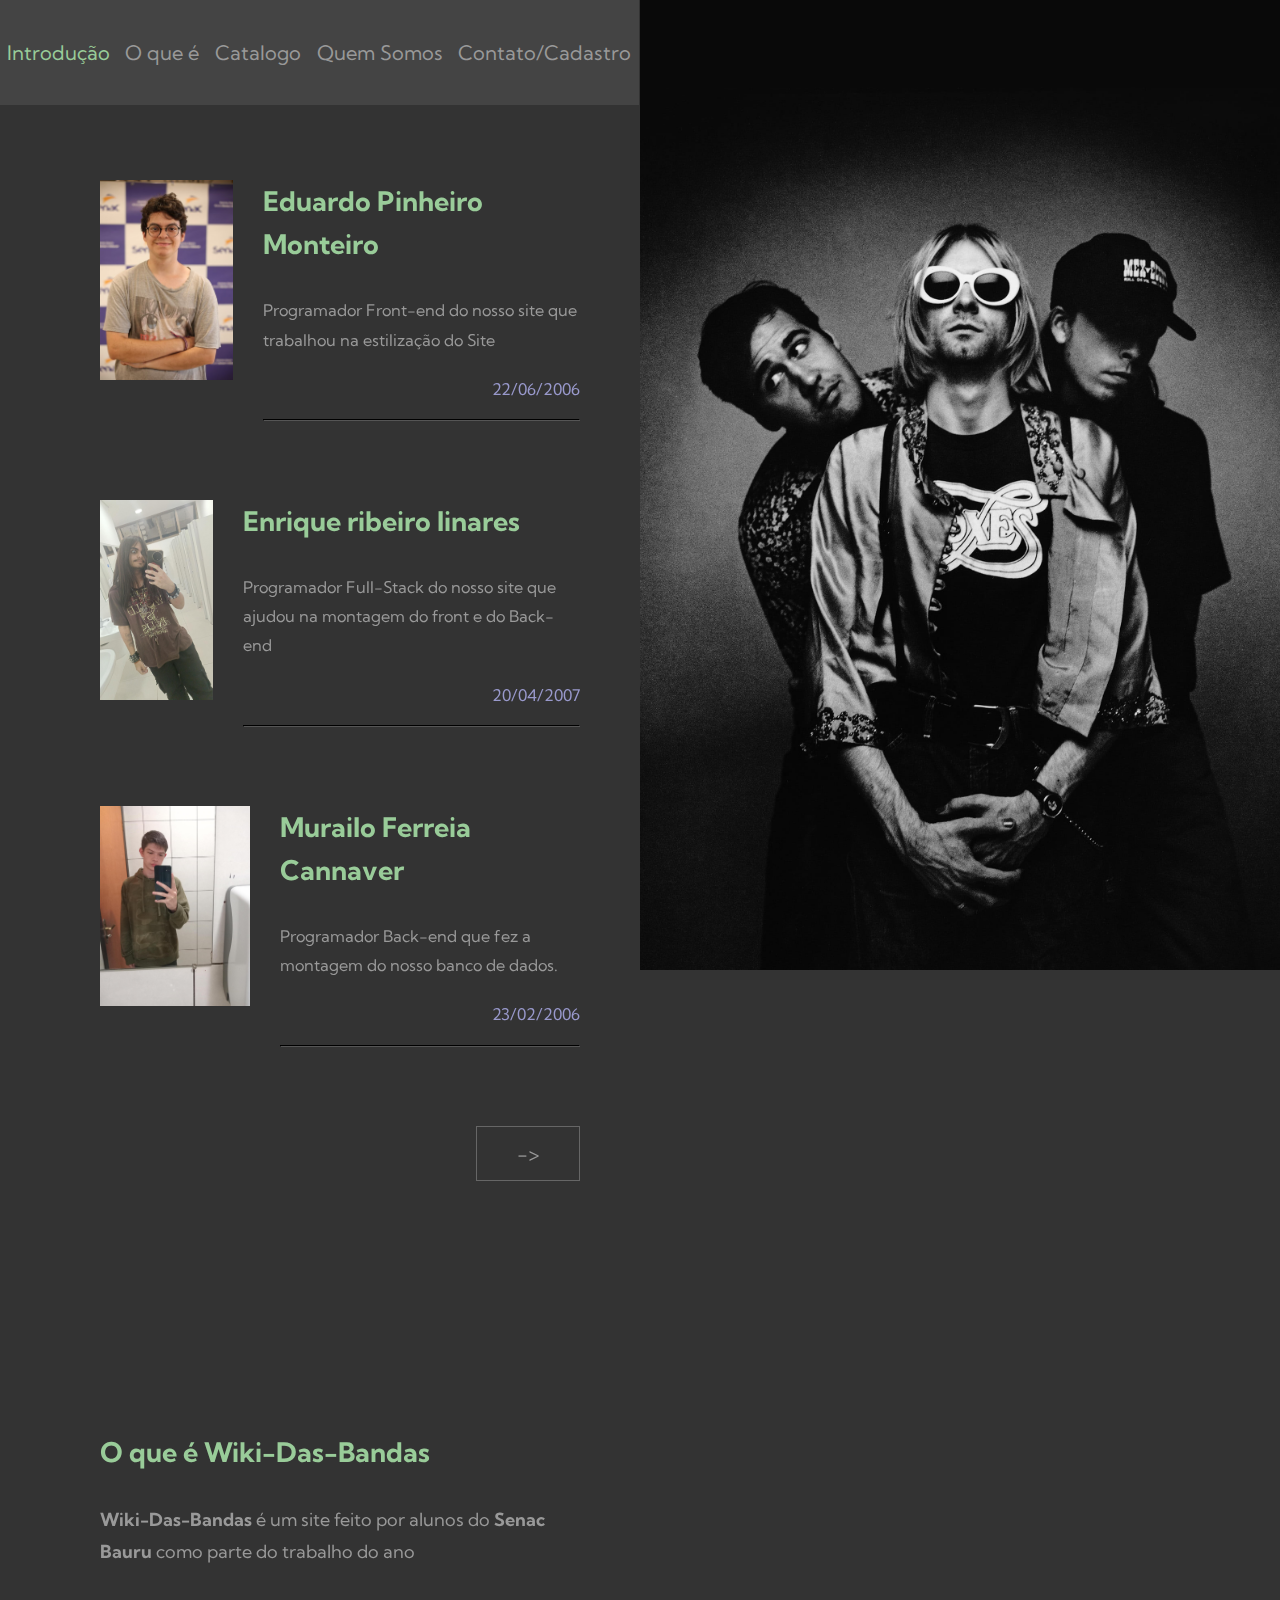
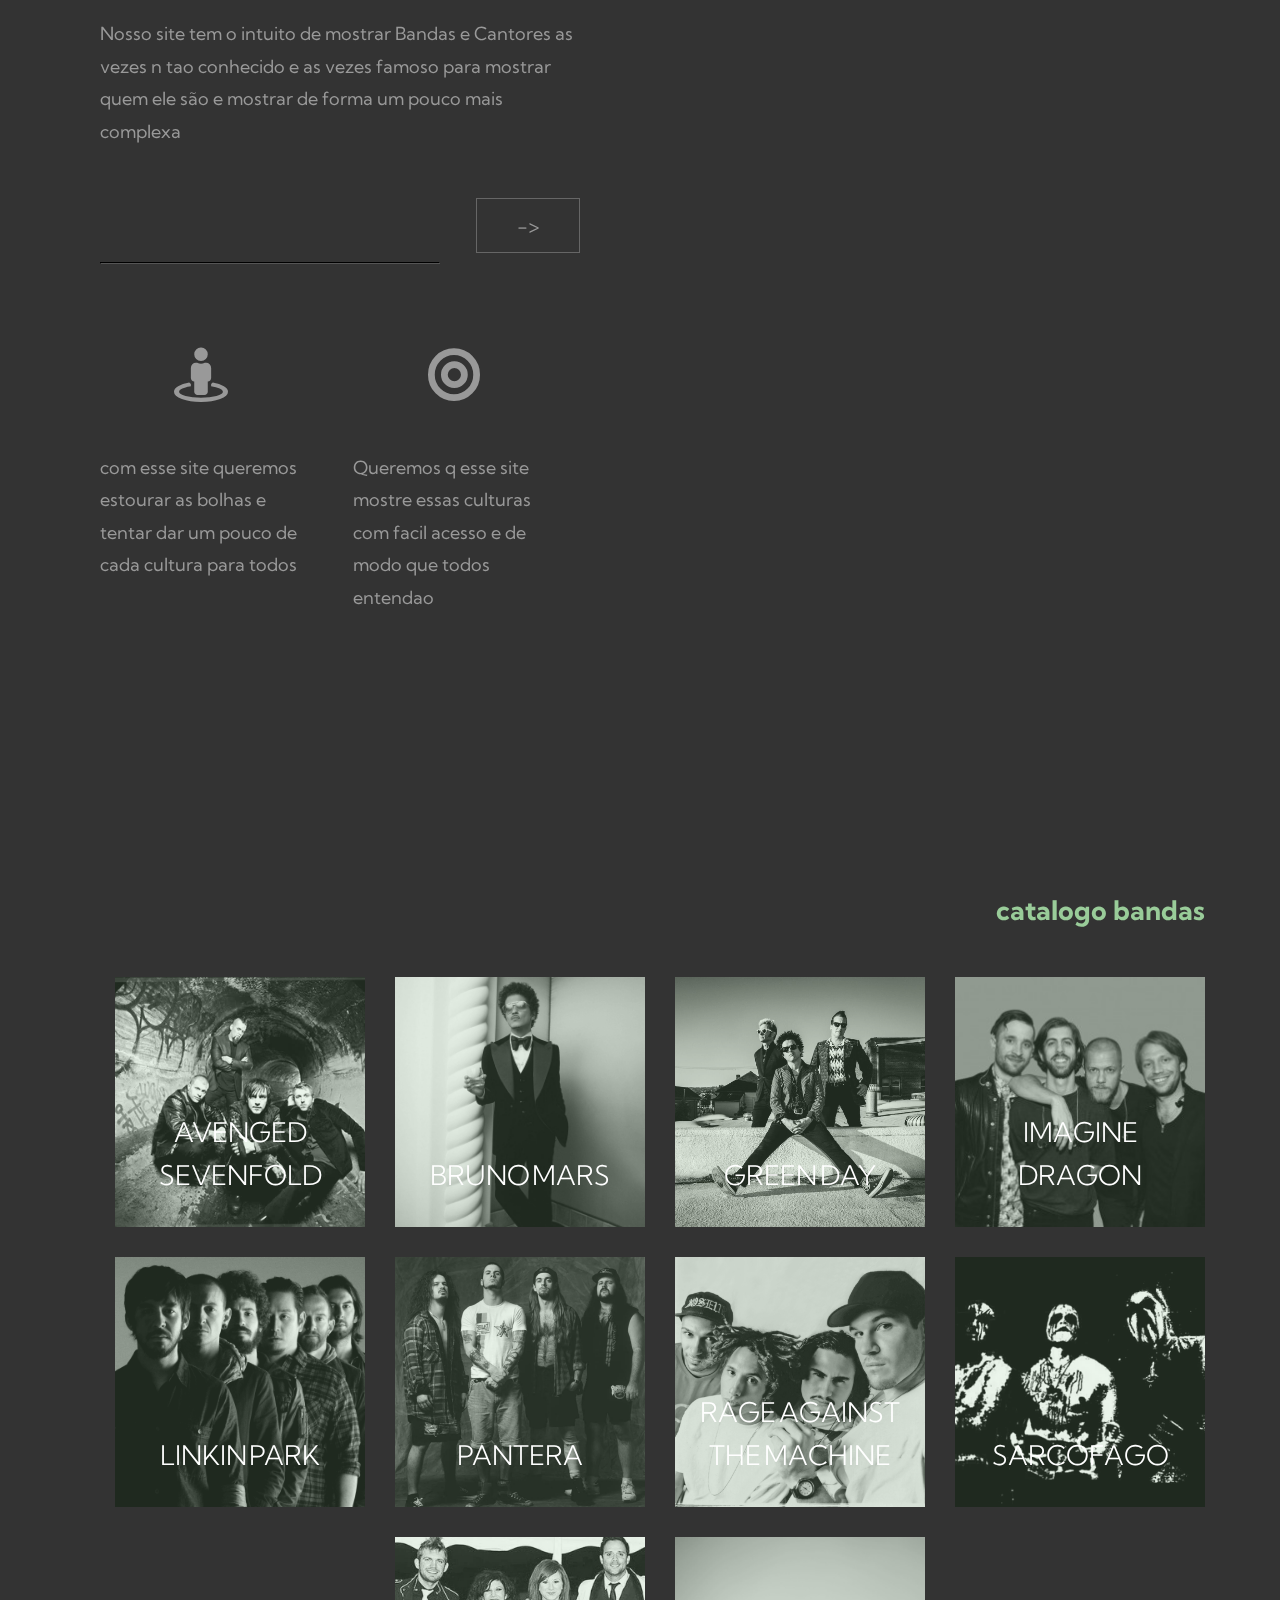
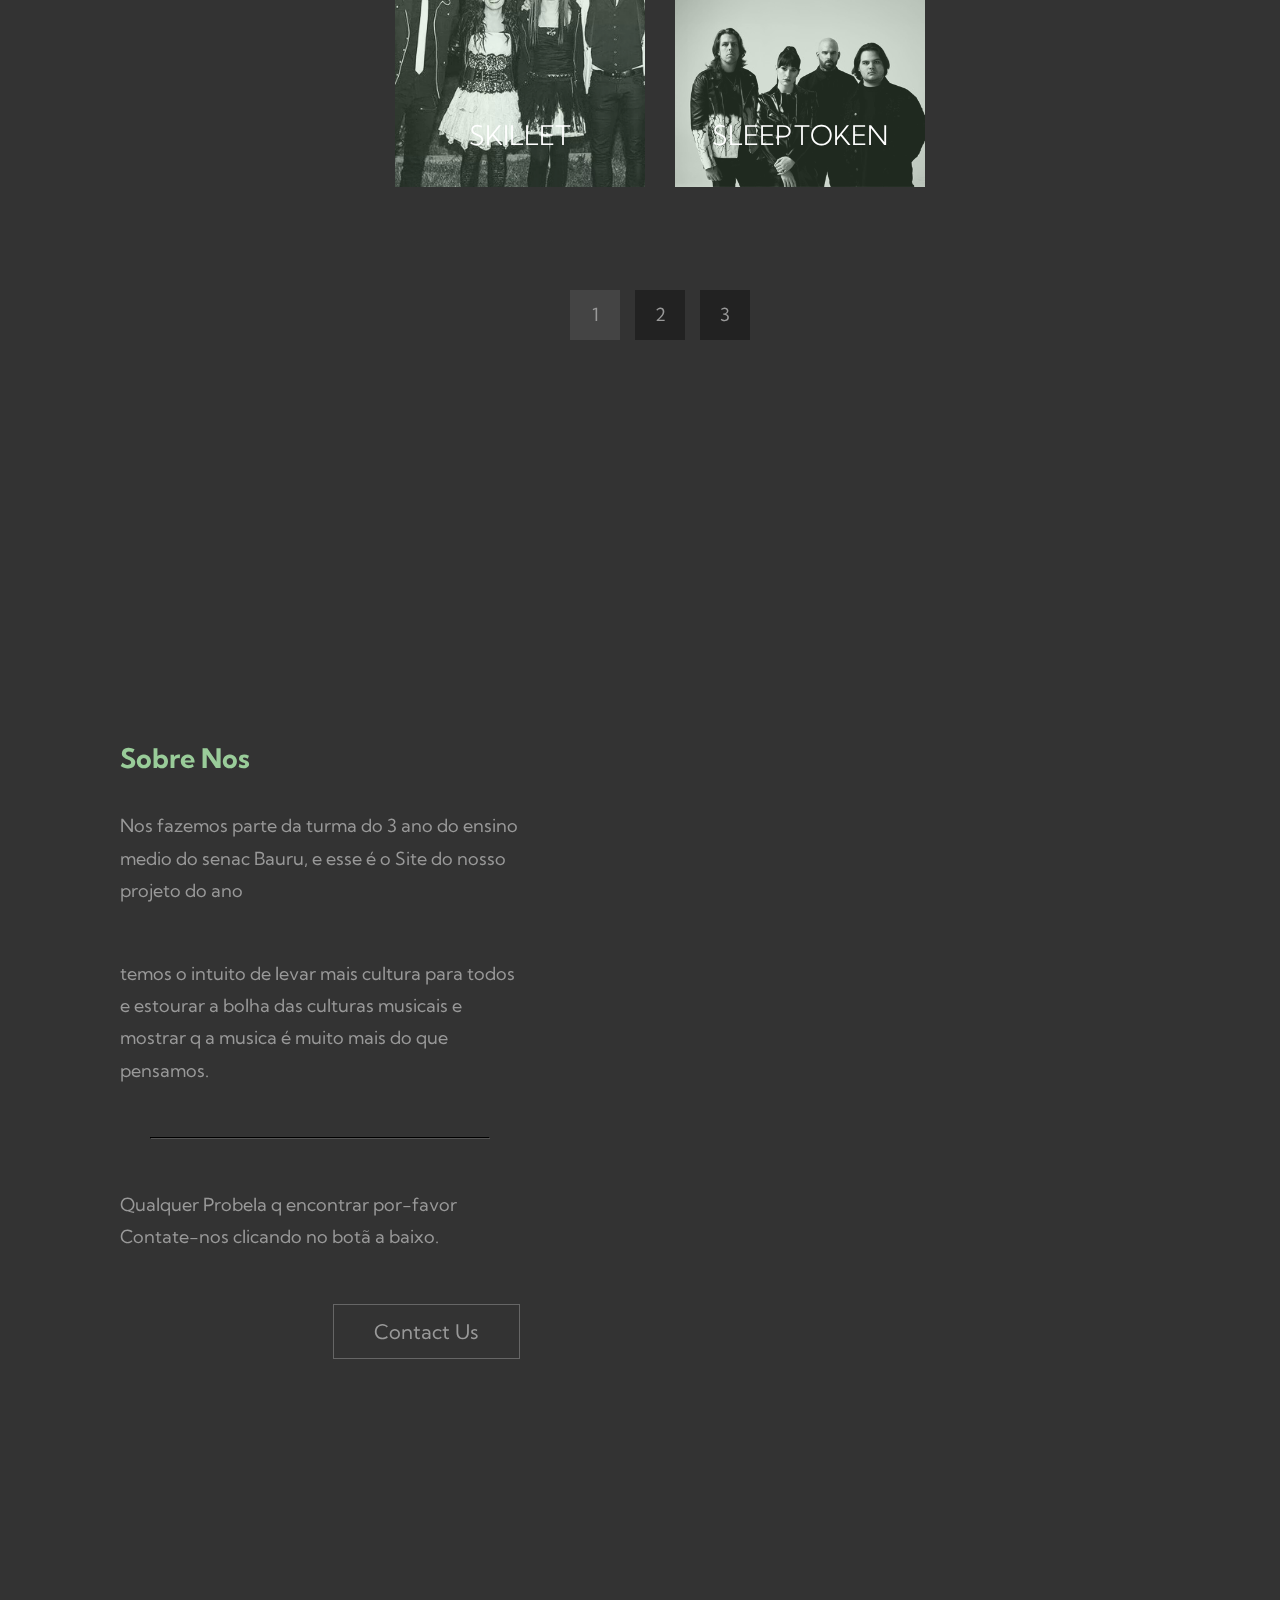
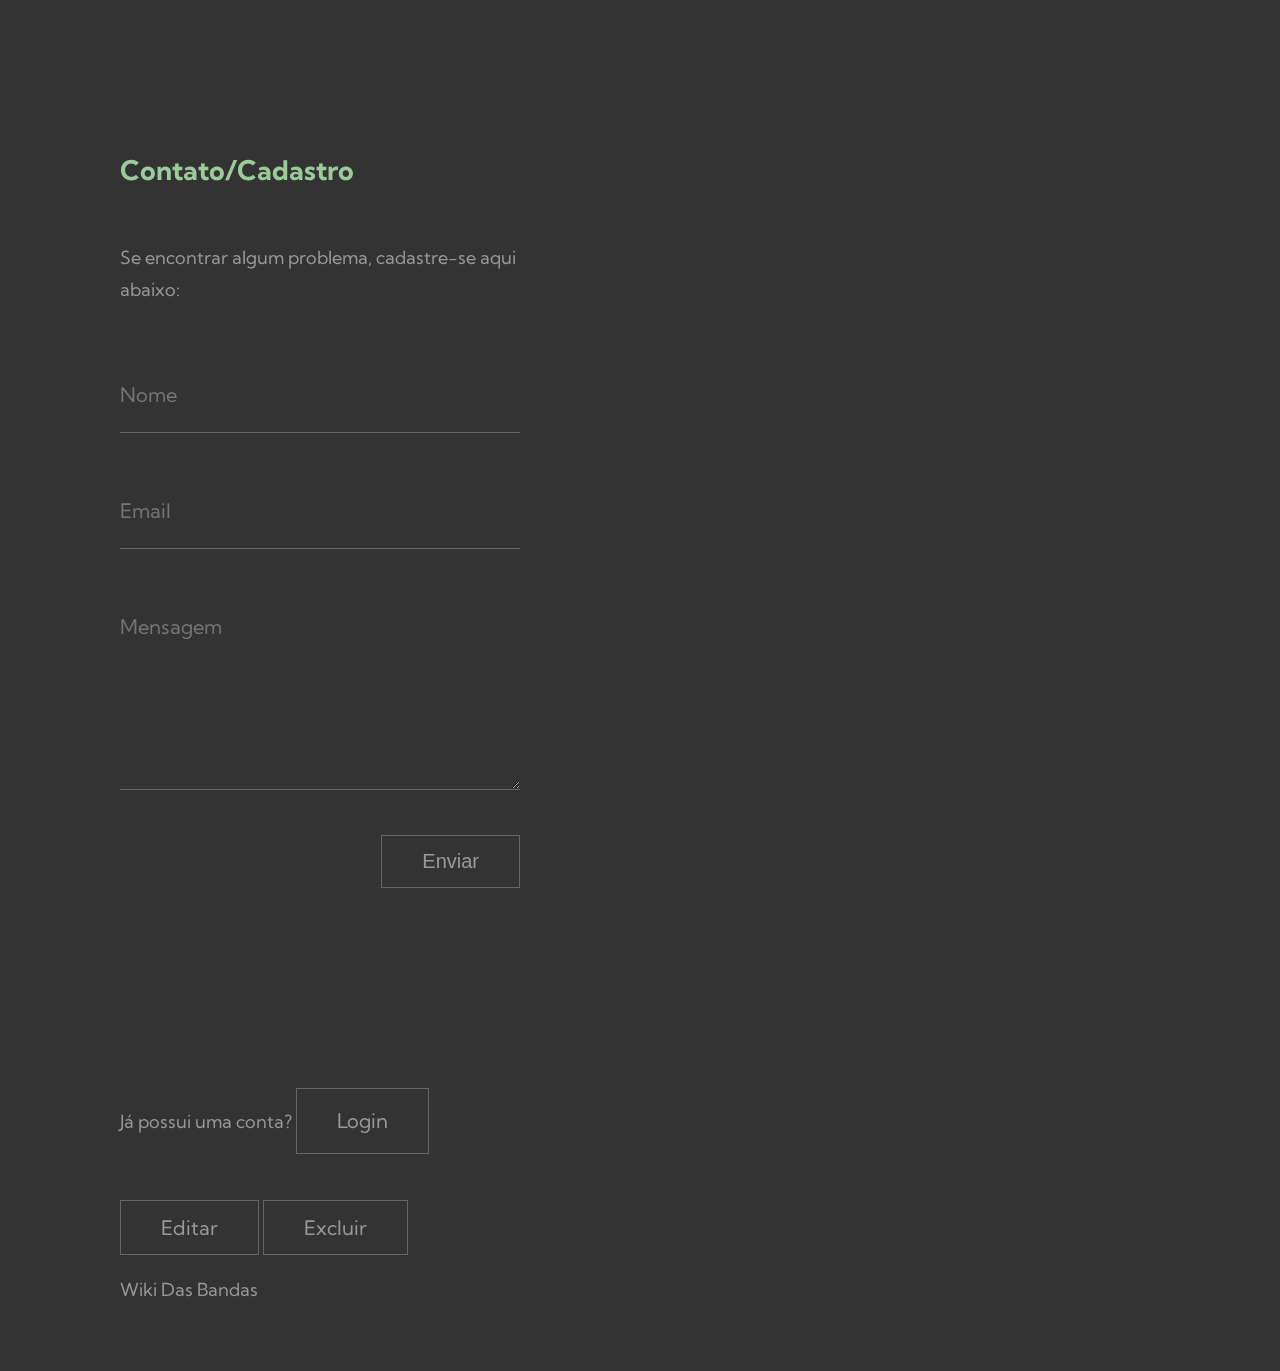
<file: Wiki-Das-Bandas/index.html>
<!DOCTYPE html>
<html>
<head>
    <meta charset="UTF-8">
    <meta name="viewport" content="width=device-width, initial-scale=1.0">
    <title>Wiki-Das-Bandas</title>
    <link href="https://fonts.googleapis.com/css2?family=Kumbh+Sans&display=swap" rel="stylesheet"> <!-- https://fonts.google.com/specimen/Kumbh+Sans -->
    <link rel="stylesheet" href="fontawesome/css/all.min.css">  <!-- https://fontawesome.com/-->  
    <link rel="stylesheet" href="css/magnific-popup.css">       <!-- https://dimsemenov.com/plugins/magnific-popup/ -->
    <link rel="stylesheet" href="css/tooplate-vertex.css">


</head>
<body>
    <!-- Page Loader -->
    <div id="loader-wrapper">
        <div id="loader"></div>

        <div class="loader-section section-left"></div>
        <div class="loader-section section-right"></div>

    </div>
    <!-- Nav -->
    <nav class="tm-nav">
        <button class="navbar-toggler" type="button" aria-label="Toggle navigation">
            <i class="fas fa-bars"></i>
        </button>
        <ul id="tm-main-nav">
            <li class="nav-item">                                
                <a href="#intro" class="nav-link current">
                    Introdução 
                </a>
            </li>
            <li class="nav-item">
                <a href="#services" class="nav-link">
                    O que é
                </a>
            </li>
            <li class="nav-item">
                <a href="#gallery" class="nav-link">
                    Catalogo
                </a>
            </li>
            <li class="nav-item">
                <a href="#about" class="nav-link">
                    Quem Somos
                </a>
            </li>
            <li class="nav-item">
                <a href="#contact" class="nav-link">
                    Contato/Cadastro
                </a>
            </li>
        </ul>
    </nav>

    <!-- Content -->
    <main>
        <div id="intro" class="tm-section">
            <!-- Intro left -->
            <div class="tm-section-col tm-content">
                <div class="tm-media">
                    <img src="img/Nos/Eduado.jpg" alt="Intro image">
                    <div class="tm-media-body">
                        <h2><a href="#" class="tm-text-primary">Eduardo Pinheiro Monteiro</a></h2>
                        <p class="tm-mb-20 tm-text-small">
                            Programador Front-end do nosso site que trabalhou na estilização do Site
                        </p>
                        <span class="tm-text-secondary tm-media-span tm-text-small">
                            22/06/2006
                        </span>
                        <hr class="tm-hr tm-mr">
                    </div>
                </div>
    
                <div class="tm-media">
                    <img src="img/Nos/Enrique.jpg" alt="Intro image">
                    <div class="tm-media-body">
                        <h2><a href="#" class="tm-text-primary">Enrique ribeiro linares</a></h2>
                        <p class="tm-mb-20 tm-text-small">
                            Programador Full-Stack do nosso site que ajudou na montagem do front e do Back-end</p>
                        <span class="tm-text-secondary tm-media-span tm-text-small">
                            20/04/2007
                    </span>
                        <hr class="tm-hr tm-mr">
                    </div>
                </div>
                
                <div class="tm-media">
                    <img src="img/Nos/Murilo.jpg" alt="Intro image">
                    <div class="tm-media-body">
                        <h2><a href="#" class="tm-text-primary">Murailo Ferreia Cannaver</a></h2>
                        <p class="tm-mb-20 tm-text-small">
                            Programador Back-end que fez a montagem do nosso banco de dados.
                        </p>
                        <span class="tm-text-secondary tm-media-span tm-text-small">
                            23/02/2006
                        </span>
                        <hr class="tm-hr tm-mr">
                    </div>
                </div>
                <div class="tm-text-right">
                    <a href="#services" class="tm-btn tm-btn-next">-></a>
                </div>   
                
            </div>
            
            <!-- Intro right -->
            <div class="tm-section-col tm-parallax" data-parallax="scroll" data-image-src="img/Nirvana1.jpg"></div>
        </div> <!-- #intro -->

        <div id="services" class="tm-section">
            <!-- Services left -->
            <div class="tm-section-col tm-content">
                <h2 class="tm-text-primary">O que é Wiki-Das-Bandas</h2>
                <p><Strong>Wiki-Das-Bandas</Strong> é um site feito por alunos do <strong>Senac Bauru</strong> como parte do trabalho do ano</p>
                <p>Nosso site tem o intuito de mostrar Bandas e Cantores as vezes n tao conhecido e as vezes famoso para mostrar quem ele são e mostrar de forma um pouco mais complexa</p>
                <div class="tm-text-right">
                    <a href="#gallery" class="tm-btn tm-btn-next">-></a>
                </div>                
                <hr class="tm-hr tm-ml tm-sm-mt-30">
                <div class="tm-row">
                    <div class="tm-col">
                        <div class="tm-text-center tm-my-50">
                            <i class="fas fa-street-view fa-3x"></i>
                        </div>                        
                        <p>
                            com esse site queremos estourar as bolhas e tentar dar um pouco de cada cultura para todos
                        </p>
                    </div>
                    <div class="tm-col">
                        <div class="tm-text-center tm-my-50">
                            <i class="fas fa-bullseye fa-3x"></i>
                        </div>                        
                        <p>
                            Queremos q esse site mostre essas culturas com facil acesso e de modo que todos entendao
                        </p>
                    </div>
                </div>                
            </div>
            
            <!-- Services right -->
            <div class="tm-section-col tm-parallax" data-parallax="scroll" data-image-src="img/Polyphia.jpg"></div>
        </div> <!-- #services -->

        <div id="gallery" class="tm-content tm-content-small-top">
            <div class="tm-gallery-container">
                <h2 class="tm-text-primary tm-text-right tm-gallery-header">catalogo bandas</h2> 
                <div class="tm-gallery tm-mb-80">
                   
                    <figure class="effect-goliath tm-gallery-item">
                        <img src="img/gallery/tn/AvengedS.jpg" alt="Image"/>
                        <figcaption>
                            <h2>Avenged Sevenfold</h2>
                            <p>Sobre</p>
                            <a href="./img/gallery/tn/AvengedS.jpg">View more</a>
                        </figcaption>			
                    </figure>
                    <figure class="effect-goliath tm-gallery-item">
                        <img src="img/gallery/tn/BrunoM.jpg" alt="Image"/>
                        <figcaption>
                            <h2>Bruno Mars</h2>
                            <p>Sobre</p>
                            <a href="./img/gallery/tn/BrunoM.jpg">View more</a>
                        </figcaption>			
                    </figure>
                    <figure class="effect-goliath tm-gallery-item">
                        <img src="img/gallery/tn/GD.jpg" alt="Image"/>
                        <figcaption>
                            <h2>Green Day</h2>
                            <p>Sobre</p>
                            <a href="img/gallery/tn/GD.jpg">View more</a>
                        </figcaption>			
                    </figure>
                    <figure class="effect-goliath tm-gallery-item">
                        <img src="img/gallery/tn/ID.jpg" alt="Image"/>
                        <figcaption>
                            <h2>Imagine Dragon</h2>
                            <p>Sobre</p>
                            <a href="img/gallery/tn/ID.jpg">View more</a>
                        </figcaption>			
                    </figure>
                    <figure class="effect-goliath tm-gallery-item">
                        <img src="img/gallery/tn/Linkin.jpg" alt="Image"/>
                        <figcaption>
                            <h2>Linkin park</h2>
                            <p>Sobre</p>
                            <a href="img/gallery/tn/Linkin.jpg">View more</a>
                        </figcaption>			
                    </figure>
                    <figure class="effect-goliath tm-gallery-item">
                        <img src="img/gallery/tn/Pantera.jpg" alt="Image"/>
                        <figcaption>
                            <h2>Pantera</h2>
                            <p>Sobre</p>
                            <a href="img/gallery/tn/Pantera.jpg">View more</a>
                        </figcaption>			
                    </figure>
                    <figure class="effect-goliath tm-gallery-item">
                        <img src="img/gallery/tn/RATM.jpg" alt="Image"/>
                        <figcaption>
                            <h2>Rage against the machine</h2>
                            <p>Sobre</p>
                            <a href="img/gallery/tn/RATM.jpg">View more</a>
                        </figcaption>			
                    </figure>
                    <figure class="effect-goliath tm-gallery-item">
                        <img src="img/gallery/tn/Sarcofago.jpg" alt="Image"/>
                        <figcaption>
                            <h2>Sarcófago</h2>
                            <p>Sobre</p>
                            <a href="img/gallery/tn/Sarcofago.jpg">View more</a>
                        </figcaption>			
                    </figure>
                    <figure class="effect-goliath tm-gallery-item">
                        <img src="img/gallery/tn/Skillet.jpg" alt="Image"/>
                        <figcaption>
                            <h2>Skillet</h2>
                            <p>Sobre</p>
                            <a href="img/gallery/tn/Skillet.jpg">View more</a>
                        </figcaption>			
                    </figure>
                    <figure class="effect-goliath tm-gallery-item">
                        <img src="img/gallery/tn/SleepT.jpg" alt="Image"/>
                        <figcaption>
                            <h2>Sleep Token</h2>
                            <p>Sobre</p>
                            <a href="img/gallery/tn/SleepT.jpg">View more</a>
                        </figcaption>			
                    </figure>
                    <figure class="effect-goliath tm-gallery-item">
                        <img src="img/gallery/tn/SOAD.jpg" alt="Image"/>
                        <figcaption>
                            <h2>System of a Down</h2>
                            <p>Sobre</p>
                            <a href="img/gallery/tn/SOAD.jpg">View more</a>
                        </figcaption>			
                    </figure>
                    <figure class="effect-goliath tm-gallery-item">
                        <img src="img/gallery/tn/SuicidalT.jpg" alt="Image"/>
                        <figcaption>
                            <h2>Suicidal Tendencies</h2>
                            <p>Sobre</p>
                            <a href="img/gallery/tn/SuicidalT.jpg">View more</a>
                        </figcaption>			
                    </figure>
                    <figure class="effect-goliath tm-gallery-item">
                        <img src="img/gallery/tn/Tauz.jpg" alt="Image"/>
                        <figcaption>
                            <h2>Player Tauz</h2>
                            <p>Sobre</p>
                            <a href="img/gallery/tn/Tauz.jpg">View more</a>
                        </figcaption>			
                    </figure>
                    <figure class="effect-goliath tm-gallery-item">
                        <img src="img/gallery/tn/TDG.jpg" alt="Image"/>
                        <figcaption>
                            <h2>Three days Grace</h2>
                            <p>Sobre</p>
                            <a href="img/gallery/tn/TDG.jpg">View more</a>
                        </figcaption>			
                    </figure>
                    <figure class="effect-goliath tm-gallery-item">
                        <img src="img/gallery/tn/Eminem.jpg" alt="Image"/>
                        <figcaption>
                            <h2>Eminem</h2>
                            <p>Sobre</p>
                            <a href="img/gallery/tn/Eminem.jpg">View more</a>
                        </figcaption>			
                    </figure>
                    <figure class="effect-goliath tm-gallery-item">
                        <img src="img/gallery/tn/TB.jpg" alt="Image"/>
                        <figcaption>
                            <h2>The Beatles</h2>
                            <p>Sobre</p>
                            <a href="img/gallery/tn/TB.jpg">View more</a>
                        </figcaption>			
                    </figure>
                    <figure class="effect-goliath tm-gallery-item">
                        <img src="img/gallery/tn/Eagles.jpg" alt="Image"/>
                        <figcaption>
                            <h2>Eagles</h2>
                            <p>Sobre</p>
                            <a href="img/gallery/tn/Eagles.jpg">View more</a>
                        </figcaption>			
                    </figure>
                    <figure class="effect-goliath tm-gallery-item">
                        <img src="img/gallery/tn/OD.jpg" alt="Image"/>
                        <figcaption>
                            <h2>One Direction</h2>
                            <p>Sobre</p>
                            <a href="img/gallery/tn/OD.jpg">View more</a>
                        </figcaption>			
                    </figure>
                    <figure class="effect-goliath tm-gallery-item">
                        <img src="img/gallery/tn/M5.jpg" alt="Image"/>
                        <figcaption>
                            <h2>Maroon 5</h2>
                            <p>Sobre</p>
                            <a href="img/gallery/tn/M5.jpg">View more</a>
                        </figcaption>			
                    </figure>
                    <figure class="effect-goliath tm-gallery-item">
                        <img src="img/gallery/tn/TS.jpg" alt="Image"/>
                        <figcaption>
                            <h2>The Smiths</h2>
                            <p>Sobre</p>
                            <a href="img/gallery/tn/TS.jpg">View more</a>
                        </figcaption>			
                    </figure>
                    <figure class="effect-goliath tm-gallery-item">
                        <img src="img/gallery/tn/TSP.jpg" alt="Image"/>
                        <figcaption>
                            <h2>The Smashing Pumpkins</h2>
                            <p>Sobre</p>
                            <a href="img/gallery/tn/TSP.jpg">View more</a>
                        </figcaption>			
                    </figure>
                    <figure class="effect-goliath tm-gallery-item">
                        <img src="img/gallery/tn/TD.jpg" alt="Image"/>
                        <figcaption>
                            <h2>The Doors</h2>
                            <p>Sobre</p>
                            <a href="img/gallery/tn/TD.jpg">View more</a>
                        </figcaption>			
                    </figure>
                    <figure class="effect-goliath tm-gallery-item">
                        <img src="img/gallery/tn/TO.jpg" alt="Image"/>
                        <figcaption>
                            <h2>The Offspring</h2>
                            <p>Sobre</p>
                            <a href="img/gallery/TO.jpg">View more</a>
                        </figcaption>			
                    </figure>
                    <figure class="effect-goliath tm-gallery-item">
                        <img src="img/gallery/tn/QoTSA.jpg" alt="Image"/>
                        <figcaption>
                            <h2>Queens of the stone age</h2>
                            <p>Sobre</p>
                            <a href="img/gallery/QoTSA.jpg">View more</a>
                        </figcaption>			
                    </figure>
                    <figure class="effect-goliath tm-gallery-item">
                        <img src="img/gallery/tn/Ramones.jpg" alt="Image"/>
                        <figcaption>
                            <h2>Ramones</h2>
                            <p>Sobre</p>
                            <a href="img/gallery/Ramones.jpg">View more</a>
                        </figcaption>			
                    </figure>
                    <figure class="effect-goliath tm-gallery-item">
                        <img src="img/gallery/tn/PJam.jpg" alt="Image"/>
                        <figcaption>
                            <h2>Pearl Jam</h2>
                            <p>Sobre</p>
                            <a href="img/gallery/tn/PJam.jpg">View more</a>
                        </figcaption>			
                    </figure>
                    <figure class="effect-goliath tm-gallery-item">
                        <img src="img/gallery/tn/BSabbath.jpg" alt="Image"/>
                        <figcaption>
                            <h2>Black Sabbath</h2>
                            <p>Sobre</p>
                            <a href="img/gallery/tn/BSabbath.jpg">View more</a>
                        </figcaption>			
                    </figure>
                    <figure class="effect-goliath tm-gallery-item">
                        <img src="img/gallery/tn/Kiss.jpg" alt="Image"/>
                        <figcaption>
                            <h2>Kiss</h2>
                            <p>Sobre</p>
                            <a href="img/gallery/tn/Kiss.jpg">View more</a>
                        </figcaption>			
                    </figure>
                    <figure class="effect-goliath tm-gallery-item">
                        <img src="img/gallery/tn/BEP.jpg" alt="Image"/>
                        <figcaption>
                            <h2>Black Eyed Peas</h2>
                            <p>Sobre</p>
                            <a href="img/gallery/tn/BEP.jpg">View more</a>
                        </figcaption>			
                    </figure>
                    <figure class="effect-goliath tm-gallery-item">
                        <img src="img/gallery/tn/ACDC.jpg" alt="Image"/>
                        <figcaption>
                            <h2>ACDC</h2>
                            <p>Sobre</p>
                            <a href="img/gallery/tn/ACDC.jpg">View more</a>
                        </figcaption>			
                    </figure>
                </div>
                <div class="tm-paging tm-mb-130"></div>
            </div>
        </div>

        <div id="about" class="tm-section">
            <!-- About left -->
            <div class="tm-section-col tm-content tm-content-small">
                <h2 class="tm-text-primary">Sobre Nos</h2>
                <p>
                    Nos fazemos parte da turma do 3 ano do ensino medio do senac Bauru, e esse é o Site do nosso projeto do ano
                <p>
                    temos o intuito de levar mais cultura para todos e estourar a bolha das culturas musicais e mostrar q a musica é muito mais do que pensamos.
                </p>
                <hr class="tm-hr tm-mb-50">                
                <p class="tm-mb-50">
                   Qualquer Probela q encontrar por-favor Contate-nos clicando no botã a baixo.
                </p>
                <div class="tm-text-right tm-mb-130">
                    <a href="#contact" class="tm-btn tm-btn-next">Contact Us</a>
                </div>                
            </div>
            
            <!-- About right -->
            <div class="tm-section-col tm-parallax" data-parallax="scroll" data-image-src="img/BMTH.jpg"></div>
        </div> <!-- #about -->

        <div id="contact" class="tm-section">
            <!-- Contact left -->
            <div class="tm-section-col tm-content tm-content-small">
                <h2 class="tm-text-primary">Contato/Cadastro</h2>
                <p>
                    <p>Se encontrar algum problema, cadastre-se aqui abaixo:</p>
                
                    <!-- Formulário de Cadastro -->
                    <form id="contact-form" action="banco_dados.php" method="POST" class="tm-contact-form tm-mb-200">
                        <div class="form-group">
                            <input type="text" name="nome" class="form-control rounded-0" placeholder="Nome" required />
                        </div>
                        <div class="form-group">
                            <input type="email" name="email" class="form-control rounded-0" placeholder="Email" required />
                        </div>
                        <div class="form-group">
                            <textarea rows="6" name="mensagem" class="form-control rounded-0" placeholder="Mensagem" required></textarea>
                        </div>
                        <div class="form-group tm-text-right">
                            <button type="submit" class="tm-btn">Enviar</button>
                        </div>
                    </form>
                    
                    <!-- Links de Login e Cadastro -->
                    <div class="text-center">
                        <p>Já possui uma conta? <a href="login.php" class="tm-btn">Login</a></p>
    
                    </div>
                </br>
        </br>
                    <footer class="tm-copyright tm-text-small">
                    </footer>
    
                    <a href="editar.php?id=<?php echo $linha['id']; ?>" class="tm-btn tm-btn-edit">Editar</a>
                    <a href="confirmar_exclusao.php" class="tm-btn tm-btn-delete">Excluir</a>
                </br>
            </br>
                    Wiki Das Bandas
                </footer>              
            </div>
            
            <!-- Contact right -->
            <div class="tm-section-col tm-parallax tm-relative" data-parallax="scroll" data-image-src="img/Slip.jpg">
                <!-- Map -->
                <div class="mapouter">
                    <div class="gmap-canvas">
                        <iframe src="https://www.google.com/maps/embed?pb=!1m18!1m12!1m3!1d3690.870567435225!2d-49.07103682589756!3d-22.320734317187036!2m3!1f0!2f0!3f0!3m2!1i1024!2i768!4f13.1!3m3!1m2!1s0x94bf67bbd5354fe1%3A0x696e1315626228ba!2sSenac%20Bauru!5e0!3m2!1spt-BR!2sbr!4v1731065632168!5m2!1spt-BR!2sbr"
                         width="600" height="450" style="border:0;" allowfullscreen="" loading="lazy" referrerpolicy="no-referrer-when-downgrade">
                        </iframe>
                    </div>
                </div>
            </div>
        </div> <!-- #contact -->
    </main>

    <script src="js/plugins.js"></script>
    <script>
        $(window).on("load", function() {
            $('body').addClass('loaded');
        });

        $(function(){
            
            /*************** Navigation *****************/

            const tmMainNav = $("#tm-main-nav");

            tmMainNav.singlePageNav({
                filter: ':not(.external)'
            });

            $('.navbar-toggler').click(function(e) {
                e.stopPropagation();
                tmMainNav.toggleClass('show');
            });

            $("html").click(function(e) {
                $("#tm-main-nav").removeClass("show");
            });

            /****************** Smooth Scrolling *****************/

            $(".tm-btn-next").on('click', function(event) {
                if (this.hash !== "") {
                    event.preventDefault();
                    var hash = this.hash;

                    $('html, body').animate({
                        scrollTop: $(hash).offset().top
                    }, 800, function(){
                        // window.location.hash = hash;
                    });
                }
            });

            $('.tm-brand-icon').on('click', function(event) {
                $('html, body').animate({
                        scrollTop: $('#intro').offset().top
                    }, 800);
            });

            /****************** Gallery ******************/

            const galleryItems = document.querySelector(".tm-gallery").children;
            const itemsPerPage = 10;
            const totalPages = Math.ceil(galleryItems.length / itemsPerPage);
            const pageAttribute = 'data-page';

            function setPagination(currentPage) {
                for(let i = 1; i <= totalPages; i++) {
                    var $pager = '';
                    
                    if(currentPage == i) {
                        $pager = $('<a href="javascript:void(0);" class="active tm-paging-link" '+pageAttribute+'="'+i+'"></a>');
                    } else {
                        $pager = $('<a href="javascript:void(0);" class="tm-paging-link" '+pageAttribute+'="'+i+'"></a>');
                    }

                    $pager.html(i);

                    $pager.click(function(){ 
                        $('.tm-paging-link').removeClass("active");
                        $(this).addClass('active');
                        var page = $(this).eq(0).attr(pageAttribute);
                        showItems(page);
                    });

                    $pager.appendTo($('.tm-paging'));
                }
            }

            function showItems(currentPage) {
                for(let i = 0; i < galleryItems.length; i++) {
                    galleryItems[i].classList.remove("show");
                    galleryItems[i].classList.add("hide");

                    if(i >= (currentPage * itemsPerPage) - itemsPerPage && i < currentPage * itemsPerPage) {
                        galleryItems[i].classList.remove("hide");
                        galleryItems[i].classList.add("show");
                    }
                }
            }

            // Captura o parâmetro "image" da URL
            const urlParams = new URLSearchParams(window.location.search);
            const imageUrl = urlParams.get('image');

            // Exibe a imagem
            if (imageUrl) {
                document.getElementById('image-view').src = imageUrl;
            }


            setPagination(1);
            showItems(1);

            /****************** Magnific Popup ***********/

            $('.tm-gallery').magnificPopup({
                delegate: 'a',
                type: 'image',
                gallery: {
                    enabled: true
                }
            });
        });
    </script>
</body>
</html>
</file>
<file: Wiki-Das-Bandas/css/tooplate-vertex.css>
/*

Tooplate 2124 Vertex

https://www.tooplate.com/view/2124-vertex

*/

/* Loader 
https://ihatetomatoes.net/create-custom-preloading-screen/
*/
#loader-wrapper {
    position: fixed;
    top: 0;
    left: 0;
    width: 100%;
    height: 100%;
    z-index: 1001;
}
#loader {
    display: block;
    position: relative;
    left: 50%;
    top: 50%;
    width: 150px;
    height: 150px;
    margin: -75px 0 0 -75px;
    border-radius: 50%;
    border: 3px solid transparent;
    border-top-color: #3498db;

    -webkit-animation: spin 2s linear infinite; /* Chrome, Opera 15+, Safari 5+ */
    animation: spin 2s linear infinite; /* Chrome, Firefox 16+, IE 10+, Opera */

    z-index: 1002;
}

    #loader:before {
        content: "";
        position: absolute;
        top: 5px;
        left: 5px;
        right: 5px;
        bottom: 5px;
        border-radius: 50%;
        border: 3px solid transparent;
        border-top-color: #e74c3c;

        -webkit-animation: spin 3s linear infinite; /* Chrome, Opera 15+, Safari 5+ */
        animation: spin 3s linear infinite; /* Chrome, Firefox 16+, IE 10+, Opera */
    }

    #loader:after {
        content: "";
        position: absolute;
        top: 15px;
        left: 15px;
        right: 15px;
        bottom: 15px;
        border-radius: 50%;
        border: 3px solid transparent;
        border-top-color: #f9c922;

        -webkit-animation: spin 1.5s linear infinite; /* Chrome, Opera 15+, Safari 5+ */
          animation: spin 1.5s linear infinite; /* Chrome, Firefox 16+, IE 10+, Opera */
    }

    @-webkit-keyframes spin {
        0%   { 
            -webkit-transform: rotate(0deg);  /* Chrome, Opera 15+, Safari 3.1+ */
            -ms-transform: rotate(0deg);  /* IE 9 */
            transform: rotate(0deg);  /* Firefox 16+, IE 10+, Opera */
        }
        100% {
            -webkit-transform: rotate(360deg);  /* Chrome, Opera 15+, Safari 3.1+ */
            -ms-transform: rotate(360deg);  /* IE 9 */
            transform: rotate(360deg);  /* Firefox 16+, IE 10+, Opera */
        }
    }
    @keyframes spin {
        0%   { 
            -webkit-transform: rotate(0deg);  /* Chrome, Opera 15+, Safari 3.1+ */
            -ms-transform: rotate(0deg);  /* IE 9 */
            transform: rotate(0deg);  /* Firefox 16+, IE 10+, Opera */
        }
        100% {
            -webkit-transform: rotate(360deg);  /* Chrome, Opera 15+, Safari 3.1+ */
            -ms-transform: rotate(360deg);  /* IE 9 */
            transform: rotate(360deg);  /* Firefox 16+, IE 10+, Opera */
        }
    }

    #loader-wrapper .loader-section {
        position: fixed;
        top: 0;
        width: 51%;
        height: 100%;
        background: #222222;
        z-index: 1001;
        -webkit-transform: translateX(0);  /* Chrome, Opera 15+, Safari 3.1+ */
        -ms-transform: translateX(0);  /* IE 9 */
        transform: translateX(0);  /* Firefox 16+, IE 10+, Opera */
    }

    #loader-wrapper .loader-section.section-left {
        left: 0;
    }

    #loader-wrapper .loader-section.section-right {
        right: 0;
    }

    /* Loaded */
    .loaded #loader-wrapper .loader-section.section-left {
        -webkit-transform: translateX(-100%);  /* Chrome, Opera 15+, Safari 3.1+ */
            -ms-transform: translateX(-100%);  /* IE 9 */
                transform: translateX(-100%);  /* Firefox 16+, IE 10+, Opera */

        -webkit-transition: all 0.7s 0.3s cubic-bezier(0.645, 0.045, 0.355, 1.000);  
                transition: all 0.7s 0.3s cubic-bezier(0.645, 0.045, 0.355, 1.000);
    }

    .loaded #loader-wrapper .loader-section.section-right {
        -webkit-transform: translateX(100%);  /* Chrome, Opera 15+, Safari 3.1+ */
            -ms-transform: translateX(100%);  /* IE 9 */
                transform: translateX(100%);  /* Firefox 16+, IE 10+, Opera */

-webkit-transition: all 0.7s 0.3s cubic-bezier(0.645, 0.045, 0.355, 1.000);  
        transition: all 0.7s 0.3s cubic-bezier(0.645, 0.045, 0.355, 1.000);
    }
    
    .loaded #loader {
        opacity: 0;
        -webkit-transition: all 0.3s ease-out;  
                transition: all 0.3s ease-out;
    }
    .loaded #loader-wrapper {
        visibility: hidden;

        -webkit-transform: translateY(-100%);  /* Chrome, Opera 15+, Safari 3.1+ */
            -ms-transform: translateY(-100%);  /* IE 9 */
                transform: translateY(-100%);  /* Firefox 16+, IE 10+, Opera */

        -webkit-transition: all 0.3s 1s ease-out;  
                transition: all 0.3s 1s ease-out;
    }

/* General */

* {  box-sizing: border-box; }
html, body { overflow-x: hidden; }
body { 
    font-family: 'Kumbh Sans', sans-serif;
    font-size: 18px;
    background-color: #333;
    color: #999;
    margin: 0;
}
a { color: #fff; text-decoration: none; }
a:hover {  color: #9C9; }
button { cursor: pointer; }
a, button { transition: all 0.3s ease; }
ul {
    margin: 0;
    padding: 0;
}

h2 {
    line-height: 1.6;
    margin-top: 0;
    margin-bottom: 30px;
}

p {
    line-height: 1.8;
    margin-bottom: 50px;
}

span, footer {  line-height: 1.8; }

.tm-btn {
    display: inline-block;
    border: 1px solid #666;
    background-color: transparent;
    color: #999;
    padding: 14px 40px;
    font-size: 20px;
}

.tm-btn:hover {
    color: #99CC99;
    border-color: #99CC99;
}

.tm-text-small { font-size: 0.9em; }
.tm-text-center { text-align: center; }
.tm-text-right { text-align: right; }
.tm-text-primary { color: #99CC99; }
.tm-text-secondary { color: #9999CC; }
.tm-text-link { color: #999; }
.tm-text-link:hover { color: #99CC99; }
.tm-relative { position: relative; }

.tm-hr {
    border-color: #555;
    max-width: 340px;
    width: 100%;    
}

.tm-mr {
    margin-right: 0;
    margin-left: auto;
}

.tm-ml {
    margin-left: 0;
    margin-right: auto;
}

.tm-my-50 {
    margin-top: 50px;
    margin-bottom: 50px;
}
.tm-mb-20 { margin-bottom: 20px; }
.tm-mb-50 { margin-bottom: 50px; }
.tm-mb-80 { margin-bottom: 80px; }
.tm-mb-130 { margin-bottom: 130px; }
.tm-mb-200 { margin-bottom: 200px; }

/* Layout */
.tm-section { display: flex; }

.tm-section-col {
    flex: 0 0 50%;
    width: 50%;
}

.tm-content {
    padding: 180px 60px 70px 100px;
    box-sizing: border-box;
}

.tm-content-small { padding: 190px 120px 70px; }
.tm-content-small-top { padding-top: 130px; }

.tm-row {
    display: flex;
    margin-left: -25px;
    margin-left: -25px;
}

.tm-col {
    flex: 0 0 50%;
    width: 50%;
    padding: 25px;
    box-sizing: border-box;
}

/* Brand */
.tm-brand {
    position: fixed;
    bottom: 80px;
    right: 70px;
    width: 300px;
    height: 240px;
    margin-top: 0;
    margin-bottom: 0;
    background-color: #333;
    color: #999;
    display: flex;
    align-items: center;
    justify-content: center;
    flex-direction: column;
}

.tm-brand-icon { margin-bottom: 25px; }
.tm-brand-text { font-size: 32px; }

/* Nav */
.navbar-toggler { display: none; }

.tm-nav {
    position: fixed;
    top: 0;
    left: -1px;
    width: 50%;
    z-index: 1000;  
}

.tm-nav ul {
    background-color: #444;
    display: flex;
    justify-content: space-around;
}

.nav-item { list-style: none; }

.nav-link {
    color: #999;
    padding-top: 40px;
    padding-bottom: 40px;
    display: block;
    font-size: 20px;
}

.nav-link:hover,
.nav-link.current {
    color: #99CC99;
}

/* Introduction */
.tm-media {
    display: flex;
    align-items: flex-start;
    margin-bottom: 70px;
}

.tm-media img {
    width: 200px;
    height: 200px;
}

.tm-media-body {  padding-left: 30px; }

.tm-media-span {
    margin-bottom: 15px;
    display: block;
    text-align: right;
}

/* Catalogo */


.imagen-bandas {
    max-width: 10px;
    max-height: 10px;
}

.tm-gallery-container {
    max-width: 1400px;
    margin-left: auto;
    margin-right: auto;
}

.tm-gallery-header {
    margin-left: 15px;
    margin-right: 15px;
}

.tm-gallery {
	position: relative;
	list-style: none;
	text-align: center;
    overflow: hidden;
    display: flex;
    flex-wrap: wrap;
    align-items: center;
    justify-content: center;
}

.tm-gallery figure {
	position: relative;
	z-index: 50;
	/* float: left; */
	overflow: hidden;
	margin: 15px;
	min-width: 200px;
	max-width: 250px;
	max-height: 250px;
	width: 25%;
	text-align: center;
	cursor: pointer;
}

.tm-gallery figure img {
	position: relative;
	display: block;
	min-height: 100%;
	max-width: 100%;
	opacity: 0.8;
}

.tm-gallery figure figcaption {
	padding: 1em;
	color: #fff;
	text-transform: uppercase;
	font-size: 1em;
	-webkit-backface-visibility: hidden;
	backface-visibility: hidden;
}

.tm-gallery figure figcaption::before,
.tm-gallery figure figcaption::after {
	pointer-events: none;
}

.tm-gallery figure figcaption,
.tm-gallery figure figcaption > a {
	position: absolute;
	top: 0;
	left: 0;
	width: 100%;
    height: 100%;
    box-sizing: border-box;
}

/* Anchor will cover the whole item by default */
/* For some effects it will show as a button */
.tm-gallery figure figcaption > a {
	z-index: 1000;
	text-indent: 200%;
	white-space: nowrap;
	font-size: 0;
	opacity: 0;
}

.tm-gallery figure h2 {
	word-spacing: -0.15em;
	font-weight: 300;
}

.tm-gallery figure h2 span { font-weight: 800; }

.tm-gallery figure h2,
.tm-gallery figure p {
	margin: 0;
}

.tm-gallery figure p {
	letter-spacing: 1px;
	font-size: 68.5%;
}

/*-----------------*/
/***** Goliath *****/
/*-----------------*/

figure.effect-goliath {
	background: #99cc99;
}

figure.effect-goliath img,
figure.effect-goliath h2 {
	-webkit-transition: -webkit-transform 0.35s;
	transition: transform 0.35s;
}

figure.effect-goliath img {
	-webkit-backface-visibility: hidden;
	backface-visibility: hidden;
}

figure.effect-goliath h2,
figure.effect-goliath p {
	position: absolute;
	bottom: 0;
	left: 0;
    padding: 30px 10px;
    text-align: center;
    width: 100%;
}

figure.effect-goliath p {
	text-transform: none;
	font-size: 90%;
	opacity: 0;
	-webkit-transition: opacity 0.35s, -webkit-transform 0.35s;
	transition: opacity 0.35s, transform 0.35s;
	-webkit-transform: translate3d(0,50px,0);
	transform: translate3d(0,50px,0);
}

figure.effect-goliath:hover img {
	-webkit-transform: translate3d(0,-80px,0);
	transform: translate3d(0,-80px,0);
}

figure.effect-goliath:hover h2 {
	-webkit-transform: translate3d(0,-100px,0);
	transform: translate3d(0,-100px,0);
}

figure.effect-goliath:hover p {
	opacity: 1;
	-webkit-transform: translate3d(0,0,0);
	transform: translate3d(0,0,0);
}

.tm-gallery .tm-gallery-item.hide{ display: none; }

.tm-gallery .tm-gallery-item.show{
	display: block;
	animation: show .5s ease;
}

.tm-paging {
    display: flex;
    justify-content: center;
}

.tm-paging-link {
    display: flex;
    justify-content: center;
    align-items: center;
    width: 50px;
    height: 50px;
    color: #999;
    background-color: #222;
    margin: 7.5px;
}

.tm-paging-link:hover,
.tm-paging-link.active {
    background-color: #444444;
}

@keyframes show {
    0% {
    	opacity: 0;
    	transform: scale(0.9);
    }
    100% {
    	opacity: 1;
    	transform: scale(1);
    }
}

/* Contact */
.tm-contact-form {
    max-width: 400px;
    margin-left: auto;
    margin-right: auto;
}
.form-group { margin-bottom: 40px; }

.form-control {
    color: #999;
    font-size: 20px;
    font-family: 'Kumbh Sans', sans-serif;
    padding: 25px 0;
    width: 100%;
    border: none;
    border-bottom: 1px solid #666;
    background: transparent;
}

.form-control:focus {
    color: #999;
    background: transparent;
}

.mapouter {
    position: absolute;
    top: 240px;
    left: 0;
}

.gmap-canvas { width: 340px; }

.tm-copyright {
    margin-left: -50px;
    margin-bottom: -50px;
}

@media (max-width: 1200px) {
    .tm-nav { width: 0; }
    .tm-nav ul {
        position: relative;
        left: -280px;
        flex-direction: column;
        padding-top: 15px;
        padding-bottom: 15px;        
        width: 280px;
        transition: all 0.5s ease;
    }

    .tm-nav ul.show { left: 0; }

    .nav-link {
        text-align: center;
        padding-top: 20px;
        padding-bottom: 20px;
    }

    .navbar-toggler {
        display: block;
        width: 50px;
        height: 45px;
        font-size: 1.2rem;
        background-color: #444444;
        border: none;
        color: #999999;
        outline: none;
    }

    .navbar-toggler:hover { color: #99CC99; }

    .tm-content {
        padding-left: 20px;
        padding-right: 20px;
        padding: 50px 20px;
    }

    .tm-copyright { margin-left: 15px; }
}

@media (max-width: 992px) {
    .tm-brand { 
        position: static;
        margin-left: auto;
        margin-right: 0;
    }

    .tm-gallery figure { width: 33.33%; }

    figcaption h2 { font-size: 1.4rem; }

    .tm-section { flex-direction: column-reverse; }

    .tm-section-col {
        flex: 0 0 100%;
        width: 100%;
    }

    .tm-parallax { min-height: 360px; }

    #contact .tm-parallax {
        margin-bottom: 425px;
    }
    
    .mapouter {
        top: 360px;
        width: 100%;
    }

    .gmap-canvas { width: 100%; }

    .tm-copyright {
        margin-bottom: 0;
        padding: 30px;
    }
}

@media (max-width: 600px) {
    .tm-row { flex-direction: column; }

    .tm-col {
        flex: 0 0 100%;
        width: 100%;
    }

    .tm-media img {
        width: 150px;
        height: 150px;
    }
}

@media (max-width: 560px) {
    .tm-sm-mt-30 { margin-top: 30px; }
}

@media (max-width: 516px) {
    .tm-gallery { display: block; }

    .tm-gallery figure {
        float: left;
        width: 45%;
        margin: 2.5%;
        min-width: 1px;
    }

    figure h2 { font-size: 1rem; }
}

@media (max-width: 420px) {
    .tm-media img {
        width: 100px;
        height: 100px;
    }
}
</file>
